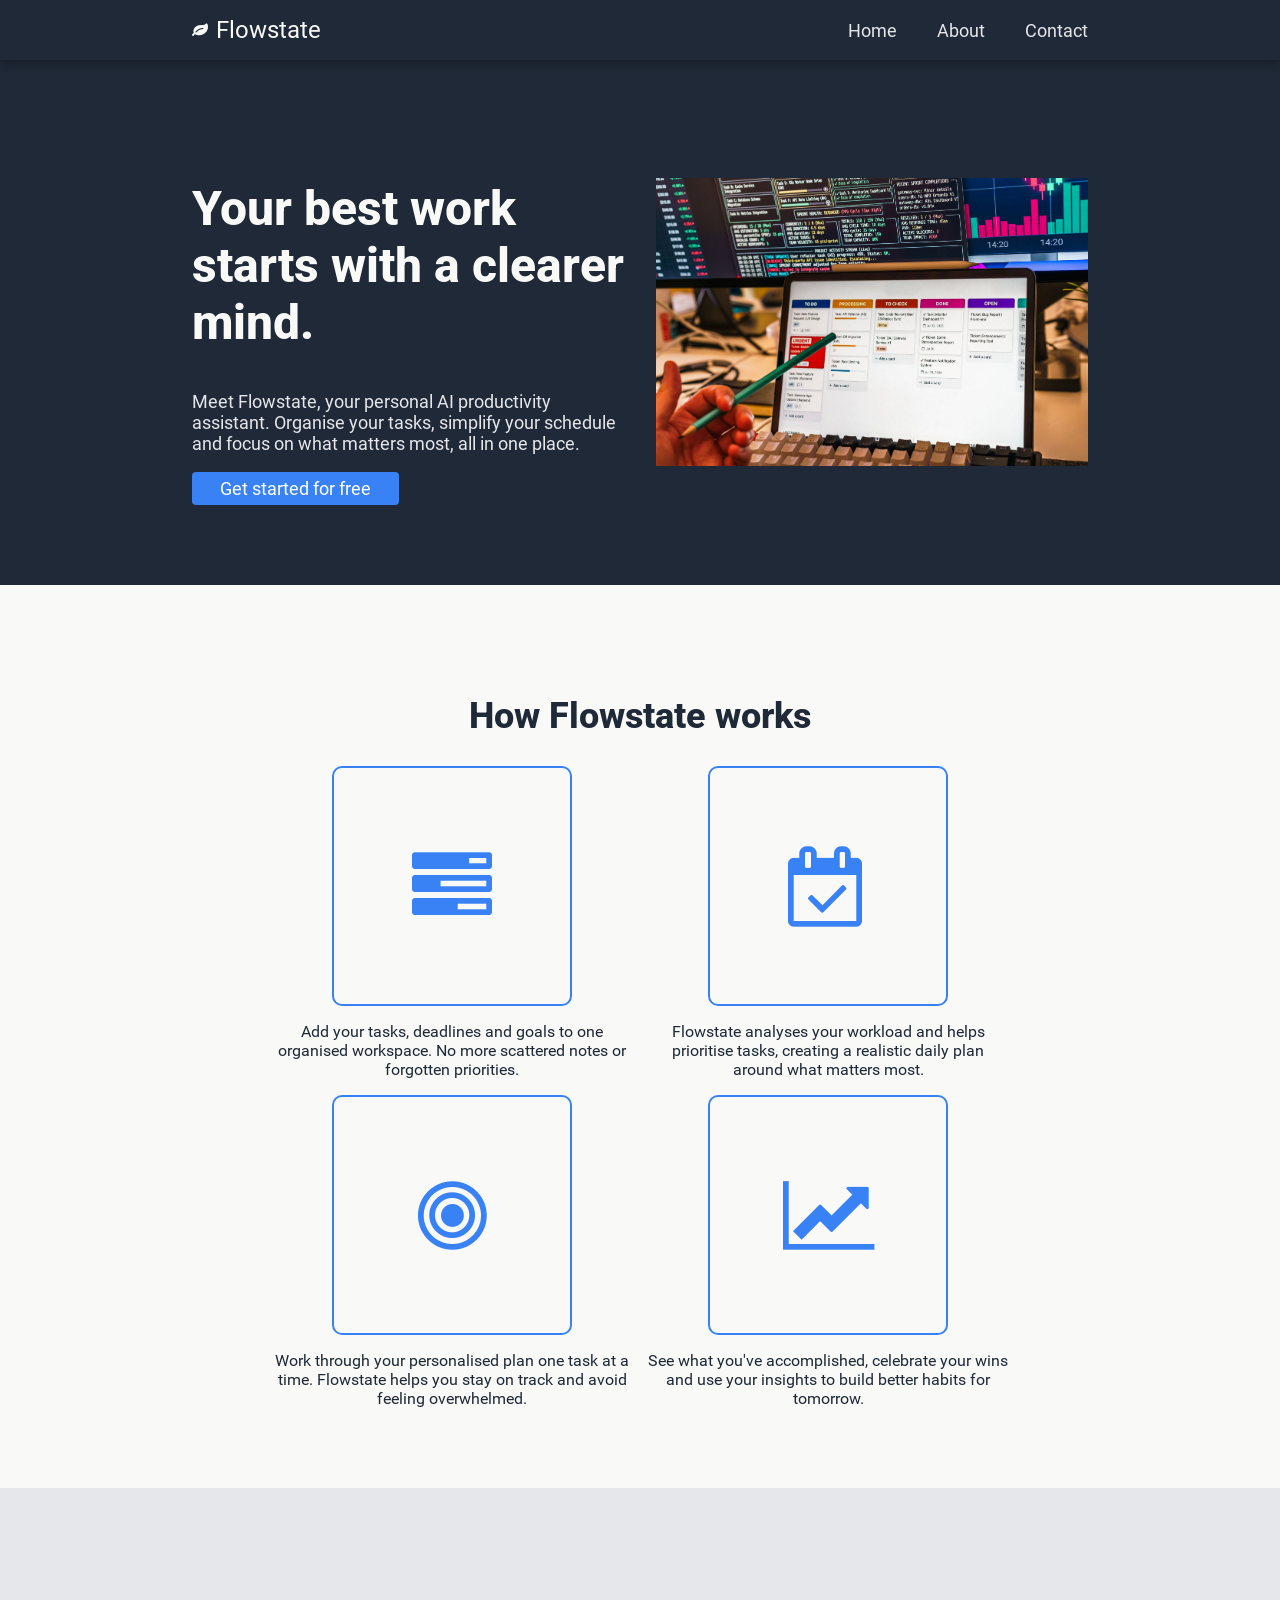
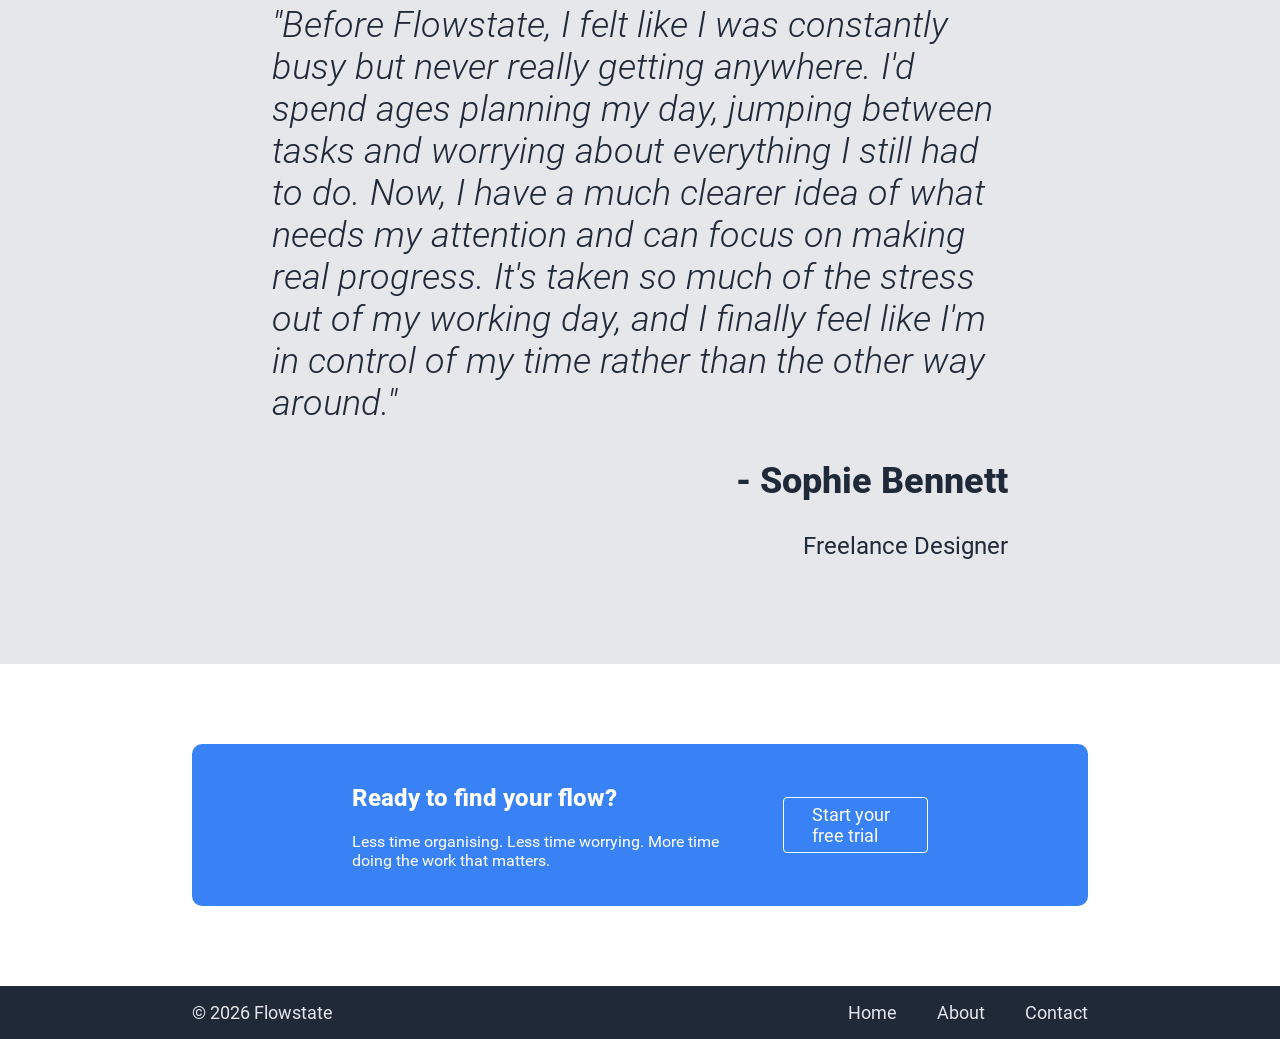
<file: index.html>
<!DOCTYPE html>
<html lang="en">

<head>
    <meta charset="UTF-8">
    <meta name="viewport" content="width=device-width, initial-scale=1.0">
    <link rel="stylesheet" href="https://cdnjs.cloudflare.com/ajax/libs/font-awesome/4.7.0/css/font-awesome.min.css">
    <link rel="stylesheet" href="styles.css">
    <title>Home | Flowstate</title>
</head>

<body>
    <header class="header">
        <div class="brand">
            <i class="fa fa-leaf" aria-hidden="true"></i>
            <a href="index.html" class="brand-link">
                <h1 class="logo">Flowstate</h1>
            </a>
        </div>
        <input type="checkbox" id="nav-toggle" class="nav-toggle-checkbox">
        <label for="nav-toggle" class="nav-toggle">
            <i class="fa fa-bars"></i>
        </label>
        <nav class="nav-container">
            <a href="index.html">Home</a>
            <a href="about.html">About</a>
            <a href="contact.html">Contact</a>
        </nav>
    </header>
    <main>
        <section class="hero">
            <div>
                <h1>Your best work starts with a clearer mind.</h1>
                <p>Meet Flowstate, your personal AI productivity assistant. Organise your tasks, simplify your schedule
                    and focus on
                    what matters most, all in one place.</p>
                <a class="sign-up-link" href="contact.html">Get started for free</a>
            </div>
            <picture>
                <source srcset="images/home/productivity-small.jpg" media="(max-width: 375px)">
                <source srcset="images/home/productivity-medium.jpg" media="(max-width: 768px)">
                <img src="images/home/productivity-large.jpg" alt="Lake surrounded by mountains">
            </picture>
        </section>
        <section class="features">
            <h1>How Flowstate works</h1>
            <div class="feature-list">
                <figure class="feature-card">
                    <div class="feature-icon"><i class="fa fa-tasks"></i></div>
                    <figcaption>Add your tasks, deadlines and goals to one organised workspace. No more scattered notes or forgotten priorities.</figcaption>
                </figure>
                <figure class="feature-card">
                    <div class="feature-icon"><i class="fa fa-calendar-check-o"></i></div>
                    <figcaption>Flowstate analyses your workload and helps prioritise tasks, creating a realistic daily plan around what matters most.</figcaption>
                </figure>
                <figure class="feature-card">
                    <div class="feature-icon"><i class="fa fa-bullseye"></i></div>
                    <figcaption>Work through your personalised plan one task at a time. Flowstate helps you stay on track and avoid feeling overwhelmed.</figcaption>
                </figure>
                <figure class="feature-card">
                    <div class="feature-icon"><i class="fa fa-line-chart"></i></div>
                    <figcaption>See what you've accomplished, celebrate your wins and use your insights to build better habits for tomorrow.</figcaption>
                </figure>
            </div>
        </section>
        <section class="testimonials">
            <blockquote>"Before Flowstate, I felt like I was constantly busy but never really getting anywhere. I'd spend ages
                planning my day,
                jumping between tasks and worrying about everything I still had to do. Now, I have a much clearer idea
                of what needs
                my attention and can focus on making real progress. It's taken so much of the stress out of my working
                day, and I
                finally feel like I'm in control of my time rather than the other way around."</blockquote>
            <h2>- Sophie Bennett</h2>
            <h3>Freelance Designer</h3>
        </section>
        <section class="cta">
            <div class="cta-container">
                <div>
                    <h2>Ready to find your flow?</h2>
                    <p>Less time organising. Less time worrying. More time doing the work that matters.</p>
                </div>
                <div>
                    <a class="cta-link" href="contact.html">Start your free trial</a>
                </div>
            </div>
        </section>
    </main>
    <footer class="footer">
        <p>&copy; 2026 Flowstate</p>
        <nav class="footer-links">
            <a href="index.html">Home</a>
            <a href="about.html">About</a>
            <a href="contact.html">Contact</a>
        </nav>
    </footer>
</body>

</html>
</file>
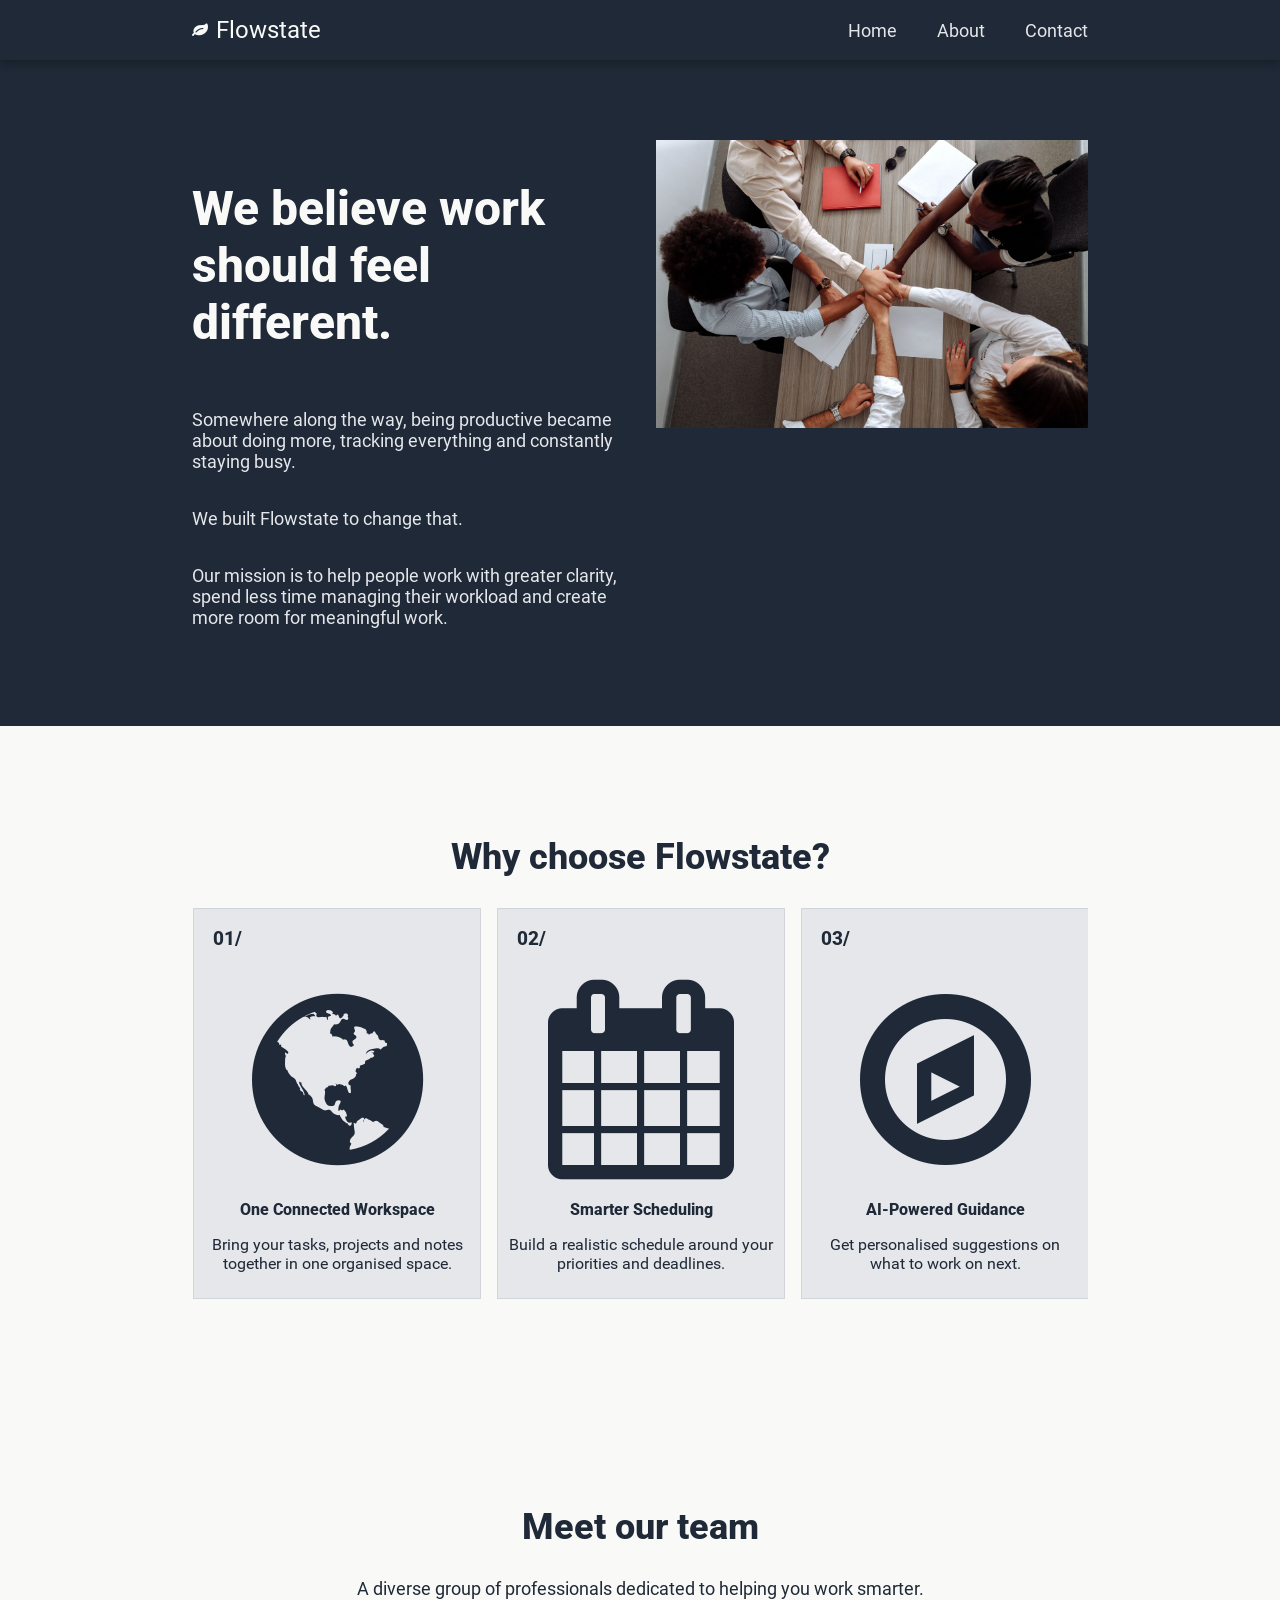
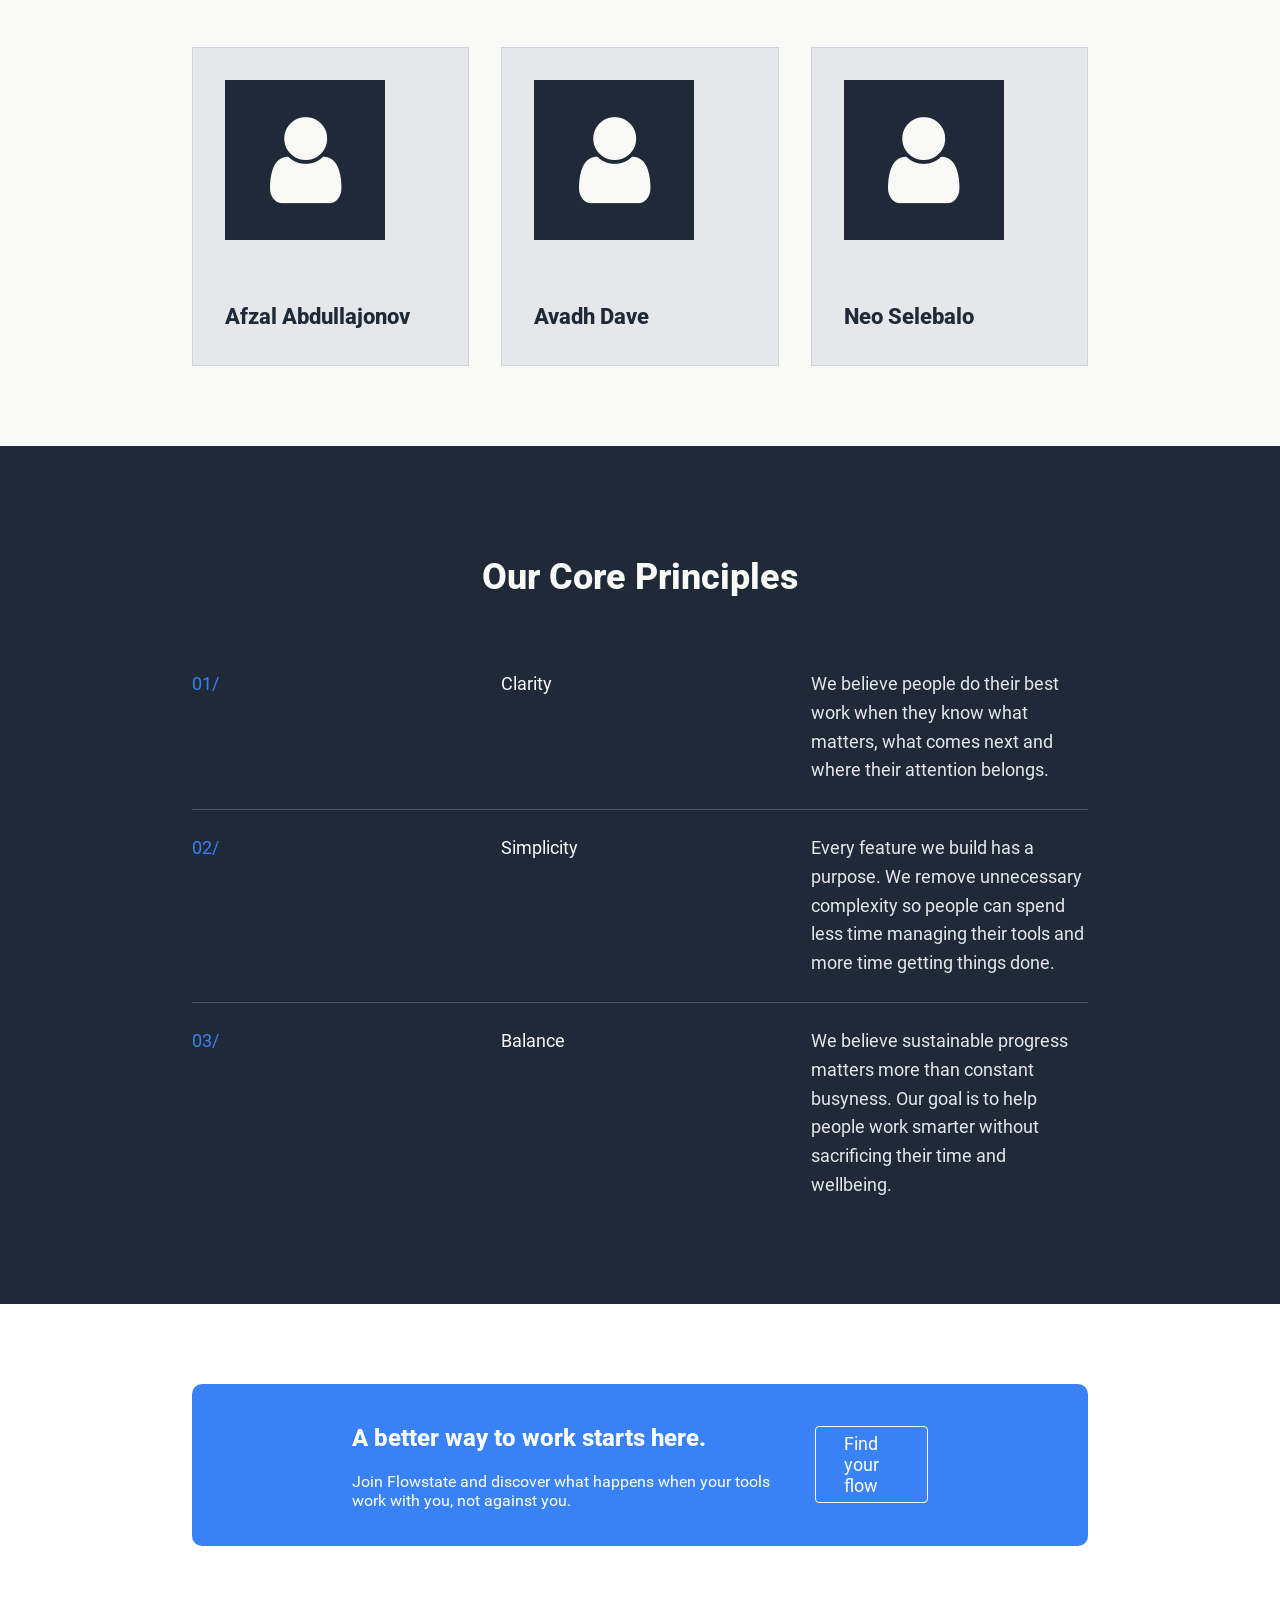
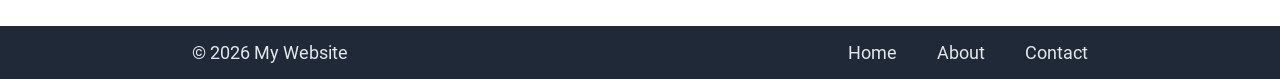
<file: about.html>
<!DOCTYPE html>
<html lang="en">

<head>
    <meta charset="UTF-8">
    <meta name="viewport" content="width=device-width, initial-scale=1.0">
    <link rel="stylesheet" href="https://cdnjs.cloudflare.com/ajax/libs/font-awesome/4.7.0/css/font-awesome.min.css">
    <link rel="stylesheet" href="styles.css">
    <title>About | Flowstate</title>
</head>

<body>
    <header class="header">
        <div class="brand">
            <i class="fa fa-leaf" aria-hidden="true"></i>
            <a href="index.html" class="brand-link">
                <h1 class="logo">Flowstate</h1>
            </a>
        </div>
        <input type="checkbox" id="nav-toggle" class="nav-toggle-checkbox">
        <label for="nav-toggle" class="nav-toggle">
            <i class="fa fa-bars"></i>
        </label>
        <nav class="nav-container">
            <a href="index.html">Home</a>
            <a href="about.html">About</a>
            <a href="contact.html">Contact</a>
        </nav>
    </header>
    <main>
        <section class="hero about-hero">
            <div class="about-hero-text">
                <h1>We believe work should feel different.</h1>
                <p>Somewhere along the way, being productive became about doing more, tracking everything and constantly
                    staying busy.</p>
                <p>We built Flowstate to change that.</p>
                <p>Our mission is to help people work with greater clarity, spend less time managing their workload and
                    create more room for
                    meaningful work.</p>
            </div>
            <picture>
                <source srcset="images/about/team-small.jpg" media="(max-width: 375px)">
                <source srcset="images/about/team-medium.jpg" media="(max-width: 768px)">
                <img src="images/about/team-large.jpg" alt="Team photo">
            </picture>

        </section>

        <section class="information">
            <h1>Why choose Flowstate?</h1>
            <ul>
                <li>
                    <h3>01/</h3>
                    <div><i class="fa fa-globe"></i></div>
                    <h4>One Connected Workspace</h4>
                    <p>Bring your tasks, projects and notes together in one organised space.</p>
                </li>
                <li>
                    <h3>02/</h3>
                    <div><i class="fa fa-calendar"></i></div>
                    <h4>Smarter Scheduling</h4>
                    <p>Build a realistic schedule around your priorities and deadlines.</p>
                </li>
                <li>
                    <h3>03/</h3>
                    <div><i class="fa fa-compass"></i></div>
                    <h4>AI-Powered Guidance</h4>
                    <p>Get personalised suggestions on what to work on next.</p>
                </li>
                <li>
                    <h3>04/</h3>
                    <div><i class="fa fa-paper-plane"></i></div>
                    <h4>Effortless Task Planning</h4>
                    <p>Turn your ideas and goals into clear, actionable tasks.</p>
                </li>
                <li>
                    <h3>05/</h3>
                    <div><i class="fa fa-bar-chart"></i></div>
                    <h4>Time & Resource Insights</h4>
                    <p>Understand where your time goes and make better use of it.</p>
                </li>
                <li>
                    <h3>06/</h3>
                    <div><i class="fa fa-gears"></i></div>
                    <h4>Automated Workflows</h4>
                    <p>Let AI handle repetitive planning and organisation.</p>
                </li>
                <li>
                    <h3>07/</h3>
                    <div><i class="fa fa-hourglass"></i></div>
                    <h4>Focus Time</h4>
                    <p>Protect your time for deep work and minimise distractions.</p>
                </li>
                <li>
                    <h3>08/</h3>
                    <div><i class="fa fa-thumbs-up"></i></div>
                    <h4>Progress & Achievements</h4>
                    <p>Track your progress, recognise your wins and build momentum.</p>
                </li>
            </ul>
        </section>

        <section class="about-team">
            <h1>Meet our team</h1>
            <p>A diverse group of professionals dedicated to helping you work smarter.</p>
            <ul>
                <li class="about-team-card">
                    <div class="about-team-photo"><i class="fa fa-user"></i></div>
                    <div class="about-team-info">
                        <h3>Afzal Abdullajonov</h3>
                    </div>
                </li>
                <li class="about-team-card">
                    <div class="about-team-photo"><i class="fa fa-user"></i></div>
                    <div class="about-team-info">
                        <h3>Avadh Dave</h3>
                    </div>
                </li>
                <li class="about-team-card">
                    <div class="about-team-photo"><i class="fa fa-user"></i></div>
                    <div class="about-team-info">
                        <h3>Neo Selebalo</h3>
                    </div>
                </li>
            </ul>
        </section>
        <section class="about-principles">
            <h1>Our Core Principles</h1>
            <ul>
                <li>
                    <h3>01/</h3>
                    <h2>Clarity</h2>
                    <p>We believe people do their best work when they know what matters, what comes next and where their
                        attention
                        belongs.</p>
                </li>
                <li>
                    <h3>02/</h3>
                    <h2>Simplicity</h2>
                    <p>Every feature we build has a purpose. We remove unnecessary complexity so people can spend less
                        time managing
                        their tools and more time getting things done.</p>
                </li>
                <li>
                    <h3>03/</h3>
                    <h2>Balance</h2>
                    <p>We believe sustainable progress matters more than constant busyness. Our goal is to help people
                        work smarter
                        without sacrificing their time and wellbeing.</p>
                </li>
            </ul>
        </section>
        <section class="cta">
            <div class="cta-container">
                <div>
                    <h2>A better way to work starts here.</h2>
                    <p>Join Flowstate and discover what happens when your tools work with you, not against you.</p>
                </div>
                <div>
                    <a class="cta-link" href="contact.html">Find your flow</a>
                </div>
            </div>
        </section>
    </main>
    <footer class="footer">
        <p>&copy; 2026 My Website</p>
        <nav class="footer-links">
            <a href="index.html">Home</a>
            <a href="about.html">About</a>
            <a href="contact.html">Contact</a>
        </nav>
    </footer>
</body>

</html>
</file>
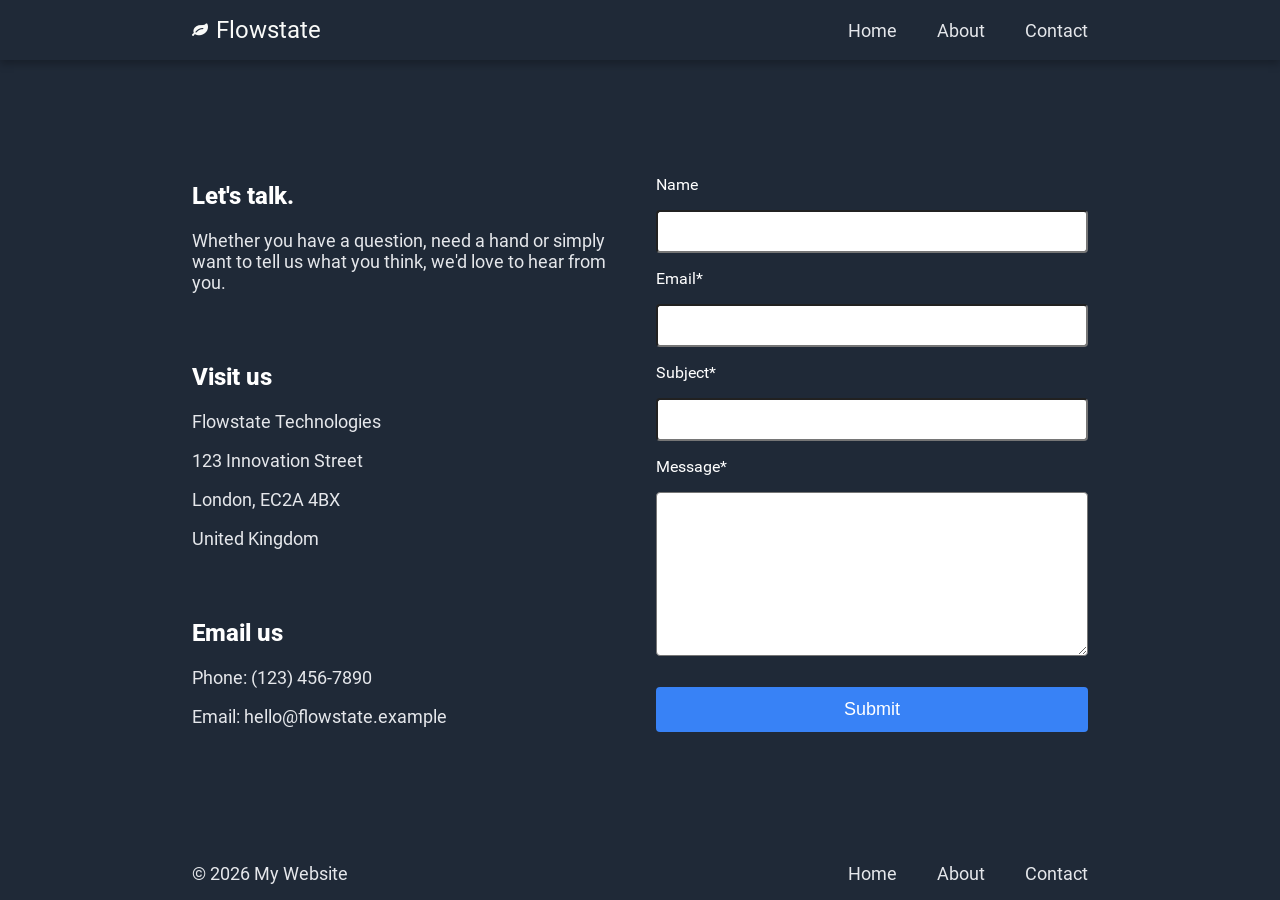
<file: contact.html>
<!DOCTYPE html>
<html lang="en">

<head>
    <meta charset="UTF-8">
    <meta name="viewport" content="width=device-width, initial-scale=1.0">
    <link rel="stylesheet" href="https://cdnjs.cloudflare.com/ajax/libs/font-awesome/4.7.0/css/font-awesome.min.css">
    <link rel="stylesheet" href="styles.css">
    <title>Contact | Flowstate</title>
</head>

<body>
    <header class="header">
        <div class="brand">
            <i class="fa fa-leaf"></i>
            <a href="index.html" class="brand-link">
                <h1 class="logo">Flowstate</h1>
            </a>
        </div>
        <input type="checkbox" id="nav-toggle" class="nav-toggle-checkbox">
        <label for="nav-toggle" class="nav-toggle">
            <i class="fa fa-bars"></i>
        </label>
        <nav class="nav-container">
            <a href="index.html">Home</a>
            <a href="about.html">About</a>
            <a href="contact.html">Contact</a>
        </nav>
    </header>
    <main>
        <section class="hero contact-hero">
            <div id="contact-content">
                <div id="contact-text">
                    <h2>Let's talk.</h2>
                    <p>Whether you have a question, need a hand or simply want to tell us what you think, we'd love to
                        hear from you.</p>
                </div>
                <div id="contact-text">
                    <h2>Visit us</h2>
                    <p>Flowstate Technologies</p>
                    <p>123 Innovation Street</p>
                    <p>London, EC2A 4BX</p>
                    <p>United Kingdom</p>
                </div>
                <div id="contact-text">
                    <h2>Email us</h2>
                    <p>Phone: (123) 456-7890</p>
                    <p>Email: hello@flowstate.example</p>
                </div>
            </div>
            <div class="contact-form-container">
                <form class=" contact-form" action="submit_form.php" method="post">
                    <label for="name">Name</label>
                    <input id="form-input" type="text" id="name" name="name" required>
                    <label for="email">Email*</label>
                    <input id="form-input" type="email" id="email" name="email" required>
                    <label for="subject">Subject*</label>
                    <input id="form-input" type="text" id="subject" name="subject" required>
                    <label for="message">Message*</label>
                    <textarea id="message" name="message" required></textarea>
                    <button class="submit-form-button" type="submit">Submit</button>
                </form>
            </div>
        </section>
    </main>
    <footer class="footer">
        <p>&copy; 2026 My Website</p>
        <nav class="footer-links">
            <a href="index.html">Home</a>
            <a href="about.html">About</a>
            <a href="contact.html">Contact</a>
        </nav>
    </footer>
</body>

</html>
</file>
<file: styles.css>
@font-face {
    font-family: 'Roboto';
    src: url('fonts/Roboto-Regular.woff') format('woff');
    font-weight: 400;
    font-style: normal;
}

@font-face {
    font-family: 'Roboto';
    src: url('fonts/Roboto-ExtraBold.woff') format('woff');
    font-weight: 800;
    font-style: normal;
}

@font-face {
    font-family: 'Roboto';
    src: url('fonts/Roboto-LightItalic.woff') format('woff');
    font-weight: 300;
    font-style: italic;
}

:root {
    --color-dark: #1F2937;
    --color-light: #F9FAF8;
    --color-gray: #E5E7EB;
    --color-border: #D1D5DB;
    --color-divider: #4B5563;
    --color-accent: #3882F6;
    --color-accent-hover: #2C6CD3;
    --color-white: #FFF;
    --color-black: #000;
}

html {
    font-family: 'Roboto', sans-serif;
    font-weight: 400;
    font-style: normal;
}

body {
    display: flex;
    flex-direction: column;
    margin: 0;
    min-height: 100vh;
    background-color: var(--color-white);
}

main {
    display: flex;
    flex-direction: column;
    flex: 1;
}

.contact-hero {
    flex: 1;
}

.logo {
    font-size: 24px;
    font-weight: 400;
    color: var(--color-light);
    margin: 0;
}

.brand {
    display: flex;
    align-items: center;
    gap: 0.5rem;
    color: var(--color-light);
}

.brand-link {
    text-decoration: none;
}

.header {
    display: flex;
    justify-content: space-between;
    align-items: center;
    padding: 1rem 15%;
    background-color: var(--color-dark);
    position: relative;
    z-index: 1;
    box-shadow: 0 4px 8px rgba(0, 0, 0, 0.25);
}

.nav-container {
    display: flex;
    gap: 40px;
}

.nav-container a {
    display: block;
    color: var(--color-gray);
    text-decoration: none;
    font-size: 18px;
}

.nav-toggle {
    display: none;
    color: var(--color-light);
}

.nav-toggle-checkbox {
    display: none;
}

.footer {
    display: flex;
    justify-content: space-between;
    align-items: center;
    gap: 1rem;
    padding: 1rem 15%;
    background-color: var(--color-dark);
    color: var(--color-gray);
    font-size: 18px;
}

.footer p {
    margin: 0;
}

.footer-links {
    display: flex;
    gap: 40px;
}

.footer-links a {
    color: var(--color-gray);
    text-decoration: none;
}

.hero {
    display: flex;
    padding: 5rem 15%;
    background-color: var(--color-dark);
    align-items: center;
    justify-content: space-between;
    gap: 2rem;
}

.hero > div,
.hero > picture {
    flex: 1;
}

.hero img {
    max-width: 100%;
    display: block;
}

.hero h1 {
    color: var(--color-light);
    font-size: 48px;
    font-weight: 800;
}

.hero p {
    color: var(--color-gray);
    font-size: 18px;
}

.sign-up-link {
    display: inline-block;
    padding: 6px 28px;
    font-size: 18px;
    background-color: var(--color-accent);
    color: var(--color-white);
    border-radius: 4px;
    text-decoration: none;
}

.sign-up-link:hover {
    background-color: var(--color-accent-hover);
}

.information {
    padding: 5rem 15%;
    background-color: var(--color-light);
    text-align: center;
}

.information h1 {
    font-size: 36px;
    font-weight: 800;
    color: var(--color-dark);
}

.information ul h3 {
    text-align: left;
    margin: 10px;
}

.information ul h4 {
    margin: 0;
}

.information ul {
    display: flex;
    gap: 1rem;
    overflow-x: scroll;
    scroll-snap-type: x mandatory;
    padding: 1px;
}

.information ul::scroll-button(*) {
    border: 0;
    font-size: 2rem;
    background: none;
    color: var(--color-dark);
    opacity: 0.7;
    cursor: pointer;
}

.information ul::scroll-button(*):hover,
.information ul::scroll-button(*):focus {
    opacity: 1;
}

.information ul::scroll-button(*):active {
    translate: 1px 1px;
}

.information ul::scroll-button(*):disabled {
    color: var(--color-gray);
    cursor: unset;
}

.information ul::scroll-button(left) {
    content: "◄" / "Previous";
}

.information ul::scroll-button(right) {
    content: "►" / "Next";
}

.information ul li {
    background-color: var(--color-gray);
    border: 1px solid var(--color-border);
    display: flex;
    flex-direction: column;
    align-items: left;
    color: var(--color-dark);
    flex: 0 0 30%;
    scroll-snap-align: center;
    padding: 1%;
}

.information div {
    height: 200px;
    width: 200px;
    margin: 20px;
    border-radius: 10%;
    align-self: center;
}

.information div i {
    font-size: 200px;
    color: var(--color-dark);
}

.features {
    padding: 5rem 15%;
    background-color: var(--color-light);
}

.features h1 {
    font-size: 36px;
    font-weight: 800;
    color: var(--color-dark);
    text-align: center;
}

.feature-list {
    display: flex;
    flex-wrap: wrap;
    gap: 1rem;
    padding: 0 5rem;
}

.feature-card {
    display: flex;
    flex-direction: column;
    align-items: center;
    gap: 1rem;
    box-sizing: border-box;
    flex: 1 1 calc(25% - 1rem);
    margin: 0;
    color: var(--color-dark);
    text-align: center;
}

.feature-icon {
    display: flex;
    align-items: center;
    justify-content: center;
    box-sizing: border-box;
    width: 15rem;
    height: 15rem;
    border: 2px solid var(--color-accent);
    border-radius: 10px;
    color: var(--color-accent);
    font-size: 5rem;
}

.testimonials {
    padding: 5rem 15%;
    background-color: var(--color-gray);
    text-align: center;
}

.testimonials blockquote {
    margin: 1em 0;
    padding: 0 5rem;
    font-size: 36px;
    font-weight: 300;
    font-style: italic;
    text-align: left;
    color: var(--color-dark);
}

.testimonials h2,
.testimonials h3 {
    padding: 0 5rem;
    font-size: 36px;
    font-weight: 800;
    text-align: right;
    color: var(--color-dark);
}

.testimonials h3 {
    font-size: 24px;
    font-weight: 400;
    text-align: right;
    color: var(--color-dark);
}

.cta {
    padding: 5rem 15%;
    text-align: center;
}

.cta-container {
    padding: 20px 10rem;
    display: flex;
    background-color: var(--color-accent);
    justify-content: space-between;
    align-items: center;
    gap: 2rem;
    color: var(--color-white);
    border-radius: 10px;
}

.cta-container:first-child {
    text-align: left;
}

.cta-link {
    display: inline-block;
    padding: 6px 28px;
    font-size: 18px;
    background-color: var(--color-accent);
    color: var(--color-white);
    border: 1px solid var(--color-white);
    border-radius: 4px;
    text-decoration: none;
}

.cta-link:hover {
    background-color: var(--color-white);
    color: var(--color-accent);
}

.submit-form-button {
    padding: 6px 28px;
    font-size: 18px;
    background-color: var(--color-accent);
    color: var(--color-white);
    border: none;
    border-radius: 4px;
    cursor: pointer;
    height: 45px;
    margin-top: 15px;
}

.submit-form-button:hover {
    background-color: var(--color-accent-hover);
}

.contact-form {
    display: flex;
    flex-direction: column;
    gap: 1rem;
    max-width: 600px;
    margin: 0 auto;
    color: var(--color-white);
}

#form-input {
    padding: 6px 12px;
    font-size: 16px;
    border-radius: 4px;
    background-color: var(--color-white);
    color: var(--color-black);
    height: 27px;
}

#message {
    padding: 6px 12px;
    font-size: 16px;
    border-radius: 4px;
    background-color: var(--color-white);
    color: var(--color-black);
    height: 150px;
}

#contact-text {
    color: var(--color-white);
}

#contact-content {
    flex-direction: column;
    display: flex;
    gap: 2rem;
    text-align: left;
}

.contact-form-container {
    text-align: left;
}

.about-hero {
    align-items: stretch;
}

.about-hero-text {
    display: flex;
    flex-direction: column;
    justify-content: space-between;
}

.about-team h1,
.about-principles h1 {
    font-size: 36px;
    font-weight: 800;
    color: var(--color-dark);
}

.about-team {
    padding: 5rem 15%;
    background-color: var(--color-light);
    text-align: left;
    color: var(--color-dark);
}

.about-team>p {
    font-size: 18px;
}

.about-team>h1,
.about-team>p {
    text-align: center;
}

.about-team-card {
    flex: 1;
    display: flex;
    flex-direction: column;
    align-items: flex-start;
    justify-content: space-between;
    gap: 4rem;
    padding: 2rem;
    background-color: var(--color-gray);
    border: 1px solid var(--color-border);
}

.about-team-photo {
    display: flex;
    justify-content: center;
    align-items: center;
    width: 160px;
    height: 160px;
    background-color: var(--color-dark);
}

.about-team-photo i {
    font-size: 100px;
    color: var(--color-light);
}

.about-team-info h3 {
    font-size: 22px;
    font-weight: 800;
    margin: 0 0 0.25rem;
}

.about-team-info p {
    margin: 0;
    color: var(--color-accent);
}

.about-team ul {
    display: flex;
    gap: 2rem;
    padding: 0;
    margin: 3rem 0 0;
    list-style: none;
}

.about-principles {
    padding: 5rem 15%;
    background-color: var(--color-dark);
    color: var(--color-gray);
}

.about-principles h1 {
    color: var(--color-light);
}

.about-principles>h1 {
    text-align: center;
}

.about-principles ul {
    padding: 0;
    margin: 3rem 0 0;
    list-style: none;
}

.about-principles li {
    display: flex;
    gap: 2rem;
    padding: 1.5rem 0;
    border-bottom: 1px solid var(--color-divider);
}

.about-principles li > * {
    flex: 1;
}

.about-principles li:last-child {
    border-bottom: none;
}

.about-principles li h3,
.about-principles li h2,
.about-principles li p {
    margin: 0;
    font-size: 18px;
    font-weight: 400;
    line-height: 1.6;
}

.about-principles li h3 {
    color: var(--color-accent);
}

.about-principles li h2 {
    color: var(--color-light);
}

@media (max-width: 768px) {
    .footer {
        flex-direction: column;
        align-items: flex-start;
        padding: 1rem 10%;
    }

    .footer-links {
        flex-direction: column;
        gap: 10px;
    }

    .header:has(.nav-toggle-checkbox:checked) {
        box-shadow: none;
    }

    .nav-toggle {
        display: block;
        font-size: 28px;
        cursor: pointer;
    }

    .nav-container {
        display: none;
        flex-direction: column;
        gap: 10px;
        position: absolute;
        top: 80px;
        left: 0;
        padding: 2rem 15%;
        box-sizing: border-box;
        overflow-y: hidden;
        box-shadow: 0 10px 10px rgba(0, 0, 0, 0.16);
        width: 100%;
        background-color: var(--color-dark);
    }

    .nav-toggle-checkbox:checked~.nav-container {
        display: flex;
    }

    .hero {
        flex-direction: column;
        text-align: center;
        padding: 3rem 10%;
    }

    .hero h1 {
        margin: 0;
    }

    .hero > div,
    .hero > picture {
        flex: unset;
    }

    .information {
        padding: 3rem 10%;
    }

    .features {
        padding: 3rem 10%;
    }

    .feature-list {
        padding: 0;
    }

    .information ul {
        flex-direction: row;
        padding: 0;
    }

    .feature-card {
        flex-basis: calc(50% - 0.5rem);
    }

    /* .information ul li {
        flex: 0 0 33.33%;
    } */

    .testimonials {
        padding: 3rem 10%;
    }

    .testimonials blockquote,
    .testimonials h2 {
        text-align: center;
        padding: 0;
        font-size: 24px;
    }

    .cta {
        padding: 3rem 10%;
    }

    .cta-container {
        flex-direction: column;
        padding: 1rem;
        gap: 1rem;
    }

    .cta-container:first-child {
        text-align: center;
    }

    .contact-form-container {
        width: 100%;
    }

    .about-team,
    .about-principles {
        padding: 3rem 10%;
    }

    .about-team ul {
        flex-direction: column;
    }

    .about-principles li {
        flex-direction: column;
        gap: 0.5rem;
    }

    .about-principles li > * {
        flex: initial;
    }
}

@media (max-width: 375px) {
    .header {
        text-align: center;
        padding: 10px 10%;
    }

    .logo {
        font-size: 20px;
    }

    .nav-container {
        flex-direction: column;
        gap: 20px;
        align-items: center;
    }

    .hero h1 {
        font-size: 36px;
    }

    .information h1,
    .about-team h1,
    .about-principles h1 {
        font-size: 28px;
    }

    .feature-card {
        flex-basis: 100%;
    }

    .testimonials blockquote,
    .testimonials h2 {
        font-size: 18px;
    }
}
</file>
